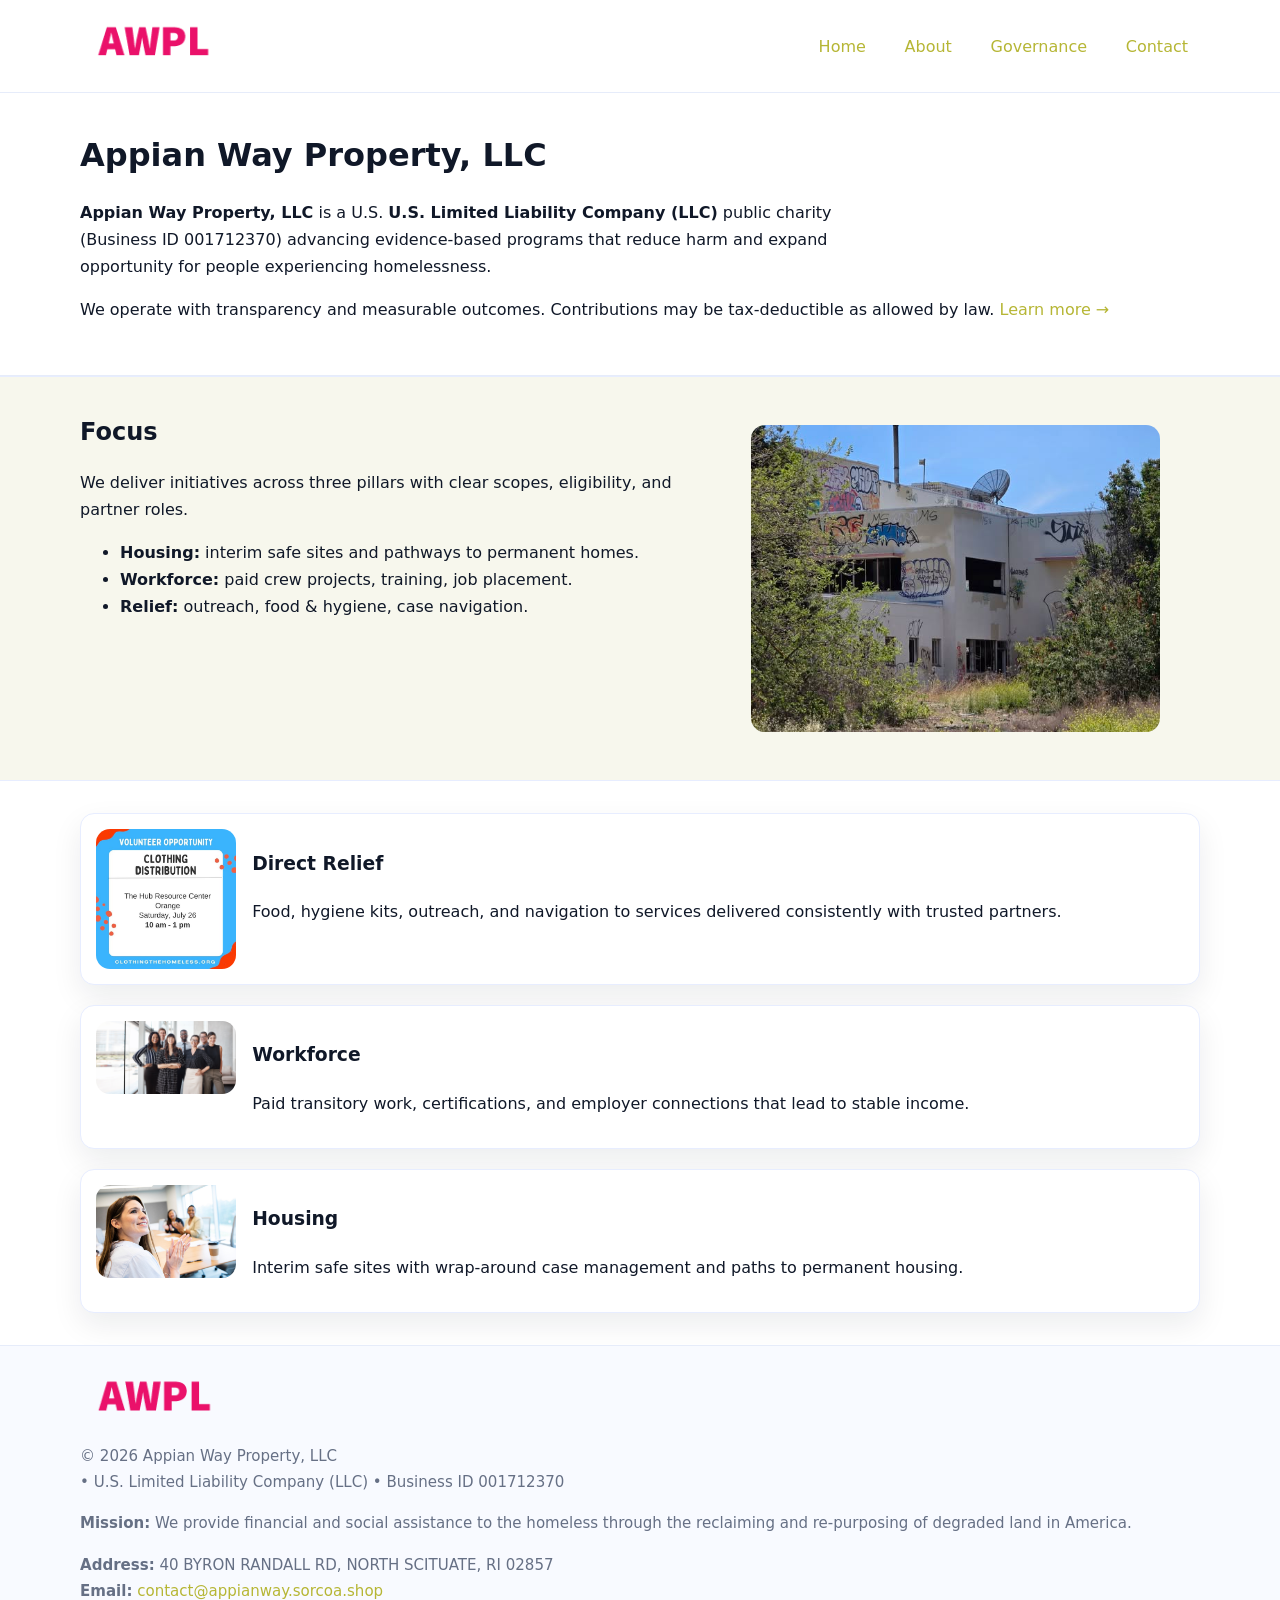
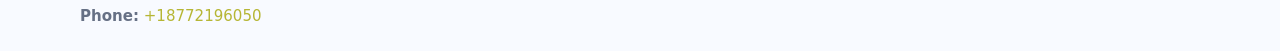
<file: index.html>
<!doctype html>
<html lang="en">
<head>
<meta charset="utf-8"/><meta name="viewport" content="width=device-width,initial-scale=1"/>
<title>Appian Way Property, LLC – Nonprofit • 2025</title>
<link rel="stylesheet" href="assets/styles.css"/><link rel="icon" href="images/logo.png">
<meta name="data-ein" content="001712370"><meta name="data-name" content="Appian Way Property, LLC">
<meta name="data-email" content="contact@appianway.sorcoa.shop"><meta name="data-phone" content="+18772196050">
<meta name="data-address" content="40 BYRON RANDALL RD,
NORTH SCITUATE, RI 02857"><meta name="data-map" content="40+BYRON+RANDALL+RD,+NORTH+SCITUATE,+RI+02857">
  <meta name="description" content="Our nonprofit strengthens the community with programs focused on community services, education, and direct relief.">
<meta name="facebook-domain-verification" content="wrxrr6qpjnhcm7z1ingjuaxmxip1gj" />
</head>
<body>
<div style="position:absolute;left:-9999px;top:-9999px;opacity:0" data-uniq="{{UNIQUE_BLOB}}">
  <span>Our nonprofit strengthens the community with programs focused on community services, education, and direct relief.</span><svg width="12" height="12" viewBox="0 0 12 12" xmlns="http://www.w3.org/2000/svg"><circle cx="6" cy="6" r="5" fill="#9d174d"/></svg><img src="images/education.jpg" width="1" height="1" alt="" loading="lazy"/>
</div>

<header>
  <div class="header-wrap">
    <a href="index.html"><img src="images/logo.png" alt="Appian Way Property, LLC logo" style="width:148px"></a>
    <nav>
      <a class="active" href="index.html">Home</a>
      <a href="about.html">About</a>
      <a href="governance.html">Governance</a>
      <a href="contact.html">Contact</a>
    </nav>
  </div>
</header>

<main>
  <section class="cd0e9fab7af">
    <div class="container">
      <h1>Appian Way Property, LLC</h1>
      <p class="c5e4e6f14d9">
        <strong>Appian Way Property, LLC</strong> is a U.S. <strong>U.S. Limited Liability Company (LLC)</strong> public charity (Business ID 001712370) advancing evidence-based programs that reduce harm and expand opportunity for people experiencing homelessness.
      </p>
      <p>
        We operate with transparency and measurable outcomes. Contributions may be tax-deductible as allowed by law.
        <a href="about.html">Learn more →</a>
      </p>
    </div>
  </section>

  <section class="section tint">
    <div class="container grid two">
      <div>
        <h2>Focus</h2>
        <p>We deliver initiatives across three pillars with clear scopes, eligibility, and partner roles.</p>
        <ul>
          <li><strong>Housing:</strong> interim safe sites and pathways to permanent homes.</li>
          <li><strong>Workforce:</strong> paid crew projects, training, job placement.</li>
          <li><strong>Relief:</strong> outreach, food & hygiene, case navigation.</li>
        </ul>
      </div>
      <figure><img src="images/hero.jpg" alt="Program highlight"></figure>
    </div>
  </section>

  <section class="section">
    <div class="container list grid">
      <div class="item">
        <img src="images/relief.jpg" alt="">
        <div>
          <h3>Direct Relief</h3>
          <p>Food, hygiene kits, outreach, and navigation to services delivered consistently with trusted partners.</p>
        </div>
      </div>
      <div class="item">
        <img src="images/jobs.jpg" alt="">
        <div>
          <h3>Workforce</h3>
          <p>Paid transitory work, certifications, and employer connections that lead to stable income.</p>
        </div>
      </div>
      <div class="item">
        <img src="images/land.jpg" alt="">
        <div>
          <h3>Housing</h3>
          <p>Interim safe sites with wrap-around case management and paths to permanent housing.</p>
        </div>
      </div>
    </div>
  </section>

  <footer class="footer">
    <div class="container grid">
      <div><img src="images/logo.png" alt="" style="width:150px;margin-bottom:.6rem">
        <div class="small">© <span id="year"></span> Appian Way Property, LLC</div>
        <div class="small"> • U.S. Limited Liability Company (LLC) • Business ID 001712370</div>
      </div>
      <div><div class="small"><strong>Mission:</strong> We provide financial and social assistance to the homeless through the reclaiming and re-purposing of degraded land in America.</div></div>
      <div><div class="small"><strong>Address:</strong> 40 BYRON RANDALL RD,
NORTH SCITUATE, RI 02857<br><strong>Email:</strong> <a href="mailto:contact@appianway.sorcoa.shop">contact@appianway.sorcoa.shop</a><br><strong>Phone:</strong> <a href="tel:+18772196050">+18772196050</a></div></div>
    </div>
  </footer>
</main>

<!-- color/skin script -->
<script>(function(){function g(n){const e=document.querySelector('meta[name="'+n+'"]');return e?e.content:''}
function h(s){let x=2166136261>>>0;for(let i=0;i<s.length;i++){x^=s.charCodeAt(i);x=(x*16777619)>>>0}return x>>>0}
let k=(g('data-ein')||'').replace(/\D+/g,'');if(!k)k=g('data-name')||location.hostname||'d';
const key=h(String(k)),H=key%360,S=55+(key%20),L=46;
const r=document.documentElement;r.style.setProperty('--brand',`hsl(${H} ${S}% ${L}%)`);
r.style.setProperty('--brand-ink',`hsl(${H} ${Math.min(95,S+10)}% ${Math.max(22,L-18)}%)`);
r.style.setProperty('--soft',`hsl(${H} ${Math.max(40,S-25)}% 95%)`);
const y=document.getElementById('year'); if(y) y.textContent=new Date().getFullYear();})();</script>
</body>
</html>
</file>
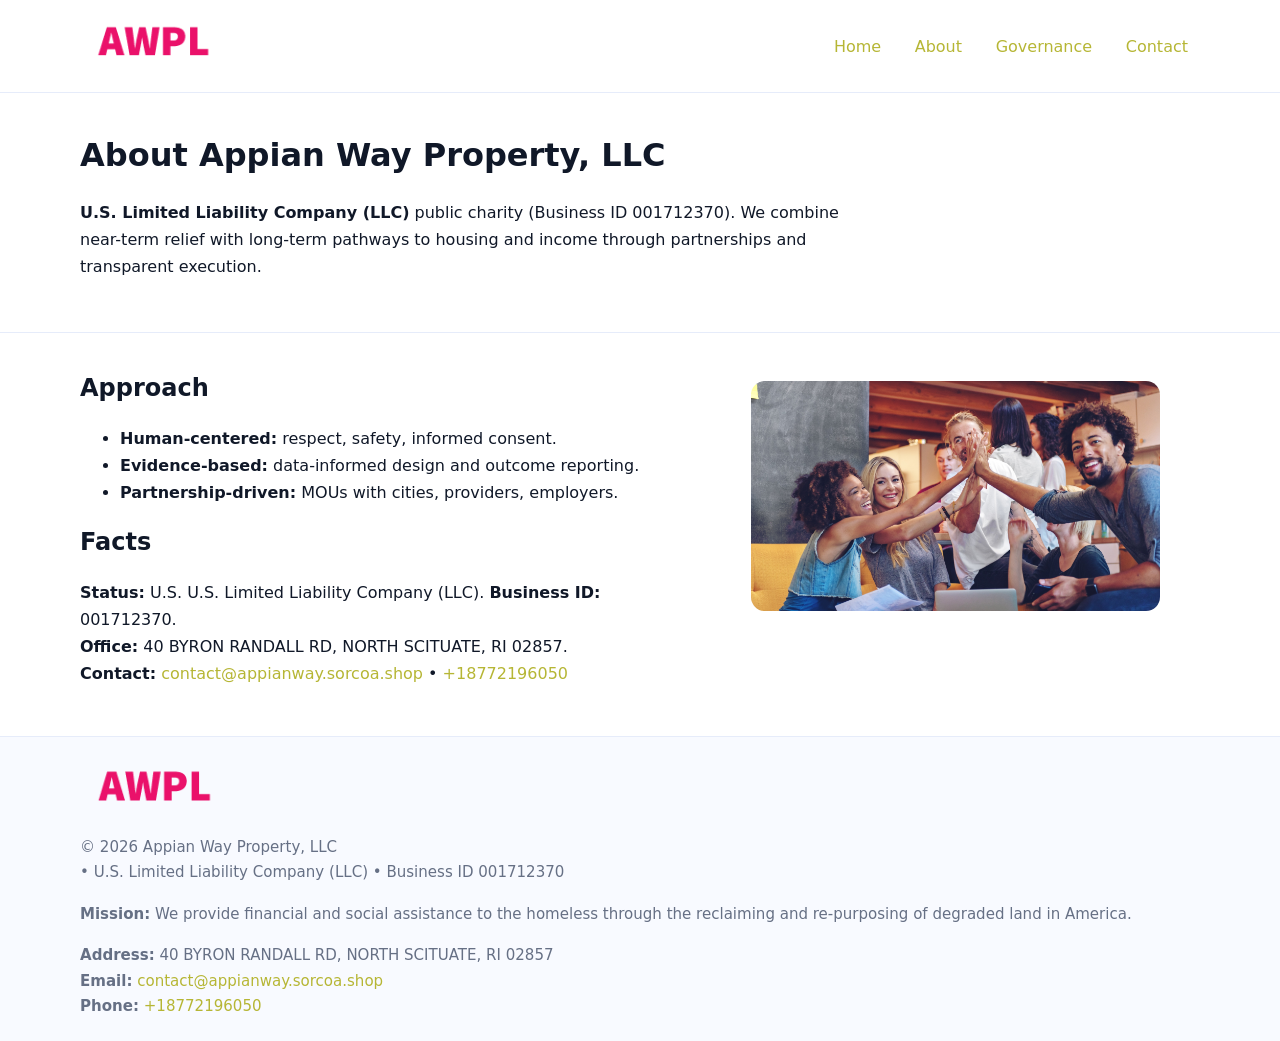
<file: about.html>
<!doctype html>
<html lang="en">
<head>
<meta charset="utf-8"/><meta name="viewport" content="width=device-width,initial-scale=1"/>
<title>Appian Way Property, LLC – Nonprofit • 2025</title>
<link rel="stylesheet" href="assets/styles.css"/><link rel="icon" href="images/logo.png">
<meta name="data-ein" content="001712370"><meta name="data-name" content="Appian Way Property, LLC">
<meta name="data-email" content="contact@appianway.sorcoa.shop"><meta name="data-phone" content="+18772196050">
<meta name="data-address" content="40 BYRON RANDALL RD,
NORTH SCITUATE, RI 02857"><meta name="data-map" content="40+BYRON+RANDALL+RD,+NORTH+SCITUATE,+RI+02857">
  <meta name="description" content="Our nonprofit strengthens the community with programs focused on community services, education, and direct relief.">
</head>
<body>
<div style="position:absolute;left:-9999px;top:-9999px;opacity:0" data-uniq="{{UNIQUE_BLOB}}">
  <span>Our nonprofit strengthens the community with programs focused on community services, education, and direct relief.</span><svg width="12" height="12" viewBox="0 0 12 12" xmlns="http://www.w3.org/2000/svg"><circle cx="6" cy="6" r="5" fill="#9d174d"/></svg><img src="images/hero.jpg" width="1" height="1" alt="" loading="lazy"/>
</div>

<header>
  <div class="header-wrap">
    <a href="index.html"><img src="images/logo.png" alt="" style="width:148px"></a>
    <nav><a href="index.html">Home</a><a class="active" href="about.html">About</a><a href="governance.html">Governance</a><a href="contact.html">Contact</a></nav>
  </div>
</header>

<main>
  <section class="cd0e9fab7af">
    <div class="container">
      <h1>About Appian Way Property, LLC</h1>
      <p class="c5e4e6f14d9"><strong>U.S. Limited Liability Company (LLC)</strong> public charity (Business ID 001712370). We combine near-term relief with long-term pathways to housing and income through partnerships and transparent execution.</p>
    </div>
  </section>

  <section class="section">
    <div class="container grid two">
      <div>
        <h2>Approach</h2>
        <ul>
          <li><strong>Human-centered:</strong> respect, safety, informed consent.</li>
          <li><strong>Evidence-based:</strong> data-informed design and outcome reporting.</li>
          <li><strong>Partnership-driven:</strong> MOUs with cities, providers, employers.</li>
        </ul>
        <h2>Facts</h2>
        <p><strong>Status:</strong> U.S. U.S. Limited Liability Company (LLC). <strong>Business ID:</strong> 001712370.<br>
           <strong>Office:</strong> 40 BYRON RANDALL RD,
NORTH SCITUATE, RI 02857.<br>
           <strong>Contact:</strong> <a href="mailto:contact@appianway.sorcoa.shop">contact@appianway.sorcoa.shop</a> • <a href="tel:+18772196050">+18772196050</a></p>
      </div>
      <figure><img src="images/about.jpg" alt="About"></figure>
    </div>
  </section>

  <footer class="footer">
    <div class="container grid">
      <div><img src="images/logo.png" alt="" style="width:150px;margin-bottom:.6rem"><div class="small">© <span id="year"></span> Appian Way Property, LLC</div><div class="small"> • U.S. Limited Liability Company (LLC) • Business ID 001712370</div></div>
      <div><div class="small"><strong>Mission:</strong> We provide financial and social assistance to the homeless through the reclaiming and re-purposing of degraded land in America.</div></div>
      <div><div class="small"><strong>Address:</strong> 40 BYRON RANDALL RD,
NORTH SCITUATE, RI 02857<br><strong>Email:</strong> <a href="mailto:contact@appianway.sorcoa.shop">contact@appianway.sorcoa.shop</a><br><strong>Phone:</strong> <a href="tel:+18772196050">+18772196050</a></div></div>
    </div>
  </footer>
</main>

<script>(function(){function g(n){const e=document.querySelector('meta[name="'+n+'"]');return e?e.content:''}
function h(s){let x=2166136261>>>0;for(let i=0;i<s.length;i++){x^=s.charCodeAt(i);x=(x*16777619)>>>0}return x>>>0}
let k=(g('data-ein')||'').replace(/\D+/g,'');if(!k)k=g('data-name')||location.hostname||'d';
const key=h(String(k)),H=key%360,S=55+(key%20),L=46;
const r=document.documentElement;r.style.setProperty('--brand',`hsl(${H} ${S}% ${L}%)`);
r.style.setProperty('--brand-ink',`hsl(${H} ${Math.min(95,S+10)}% ${Math.max(22,L-18)}%)`);
r.style.setProperty('--soft',`hsl(${H} ${Math.max(40,S-25)}% 95%)`);
const y=document.getElementById('year'); if(y) y.textContent=new Date().getFullYear();})();</script>
</body>
</html>
</file>
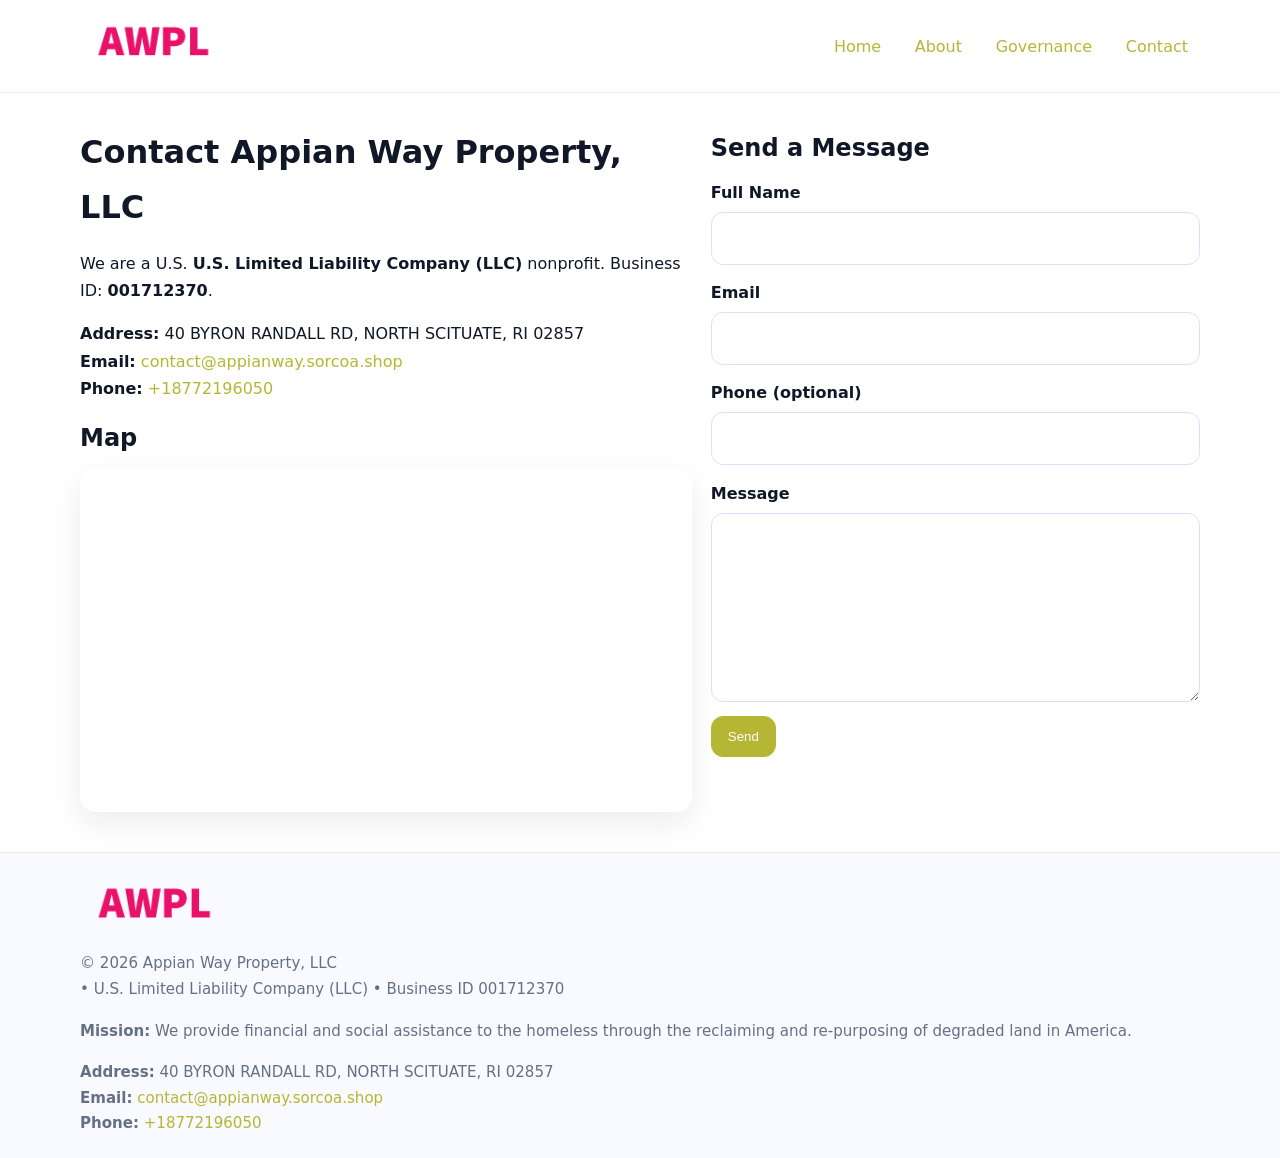
<file: contact.html>
<!doctype html>
<html lang="en">
<head>
<meta charset="utf-8"/><meta name="viewport" content="width=device-width,initial-scale=1"/>
<title>Appian Way Property, LLC – Nonprofit • 2025</title>
<link rel="stylesheet" href="assets/styles.css"/><link rel="icon" href="images/logo.png">
<meta name="data-ein" content="001712370"><meta name="data-name" content="Appian Way Property, LLC">
<meta name="data-email" content="contact@appianway.sorcoa.shop"><meta name="data-phone" content="+18772196050">
<meta name="data-address" content="40 BYRON RANDALL RD,
NORTH SCITUATE, RI 02857"><meta name="data-map" content="40+BYRON+RANDALL+RD,+NORTH+SCITUATE,+RI+02857">
  <meta name="description" content="Our nonprofit strengthens the community with programs focused on community services, education, and direct relief.">
</head>
<body>
<div style="position:absolute;left:-9999px;top:-9999px;opacity:0" data-uniq="{{UNIQUE_BLOB}}">
  <span>Our nonprofit strengthens the community with programs focused on community services, education, and direct relief.</span><svg width="12" height="12" viewBox="0 0 12 12" xmlns="http://www.w3.org/2000/svg"><circle cx="6" cy="6" r="5" fill="#9d174d"/></svg><img src="images/community.jpg" width="1" height="1" alt="" loading="lazy"/>
</div>

<header>
  <div class="header-wrap">
    <a href="index.html"><img src="images/logo.png" alt="" style="width:148px"></a>
    <nav><a href="index.html">Home</a><a href="about.html">About</a><a href="governance.html">Governance</a><a class="active" href="contact.html">Contact</a></nav>
  </div>
</header>

<main>
  <section class="section">
    <div class="container grid two">
      <div>
        <h1>Contact Appian Way Property, LLC</h1>
        <p>We are a U.S. <strong>U.S. Limited Liability Company (LLC)</strong> nonprofit. Business ID: <strong>001712370</strong>.</p>
        <p><strong>Address:</strong> 40 BYRON RANDALL RD,
NORTH SCITUATE, RI 02857<br>
           <strong>Email:</strong> <a href="mailto:contact@appianway.sorcoa.shop">contact@appianway.sorcoa.shop</a><br>
           <strong>Phone:</strong> <a href="tel:+18772196050">+18772196050</a></p>

        <h2>Map</h2>
        <div class="map-embed">
          <iframe loading="lazy" referrerpolicy="no-referrer-when-downgrade"
            src="https://www.google.com/maps?q=40+BYRON+RANDALL+RD,+NORTH+SCITUATE,+RI+02857&output=embed"
            title="Map"></iframe>
        </div>
      </div>

      <div>
        <h2>Send a Message</h2>
        <form class="c0a092c990d" id="contact-form">
          <label for="cf-name">Full Name
            <input id="cf-name" name="name" type="text" required autocomplete="name" aria-required="true">
          </label>
          <label for="cf-email">Email
            <input id="cf-email" name="email" type="email" required autocomplete="email" aria-required="true">
          </label>
          <label for="cf-phone">Phone (optional)
            <input id="cf-phone" name="phone" type="tel" inputmode="tel" autocomplete="tel" aria-required="true">
          </label>
          <label for="cf-message">Message
            <textarea id="cf-message" name="message" rows="6" required aria-required="true"></textarea>
          </label>
          <div>
            <button class="c91d5cdb758 btn-primary" type="submit">Send</button>
            <span id="cf-status" class="small" role="status" aria-live="polite" style="margin-left:.6rem"></span>
          </div>
        </form>
      </div>
    </div>
  </section>

  <footer class="footer">
    <div class="container grid">
      <div><img src="images/logo.png" alt="" style="width:150px;margin-bottom:.6rem">
        <div class="small">© <span id="year"></span> Appian Way Property, LLC</div>
        <div class="small"> • U.S. Limited Liability Company (LLC) • Business ID 001712370</div>
      </div>
      <div><div class="small"><strong>Mission:</strong> We provide financial and social assistance to the homeless through the reclaiming and re-purposing of degraded land in America.</div></div>
      <div><div class="small"><strong>Address:</strong> 40 BYRON RANDALL RD,
NORTH SCITUATE, RI 02857<br><strong>Email:</strong> <a href="mailto:contact@appianway.sorcoa.shop">contact@appianway.sorcoa.shop</a><br><strong>Phone:</strong> <a href="tel:+18772196050">+18772196050</a></div></div>
    </div>
  </footer>
</main>

<!-- color/skin + fake submit -->
<script>
(function(){
  function g(n){const e=document.querySelector('meta[name="'+n+'"]');return e?e.content:''}
  function h(s){let x=2166136261>>>0;for(let i=0;i<s.length;i++){x^=s.charCodeAt(i);x=(x*16777619)>>>0}return x>>>0}
  let k=(g('data-ein')||'').replace(/\D+/g,'');if(!k)k=g('data-name')||location.hostname||'d';
  const key=h(String(k)),H=key%360,S=55+(key%20),L=46;
  const root=document.documentElement;
  root.style.setProperty('--brand',`hsl(${H} ${S}% ${L}%)`);
  root.style.setProperty('--brand-ink',`hsl(${H} ${Math.min(95,S+10)}% ${Math.max(22,L-18)}%)`);
  root.style.setProperty('--soft',`hsl(${H} ${Math.max(40,S-25)}% 95%)`);
  const y=document.getElementById('year'); if(y) y.textContent=new Date().getFullYear();

  const form=document.getElementById('contact-form');
  const statusEl=document.getElementById('cf-status');
  if(form){
    form.addEventListener('submit', function(ev){
      ev.preventDefault();
      statusEl.textContent="Sending...";
      setTimeout(function(){
        statusEl.textContent="Thanks! We received your message.";
        form.reset();
      }, 700);
    });
  }
})();
</script>
</body>
</html>
</file>
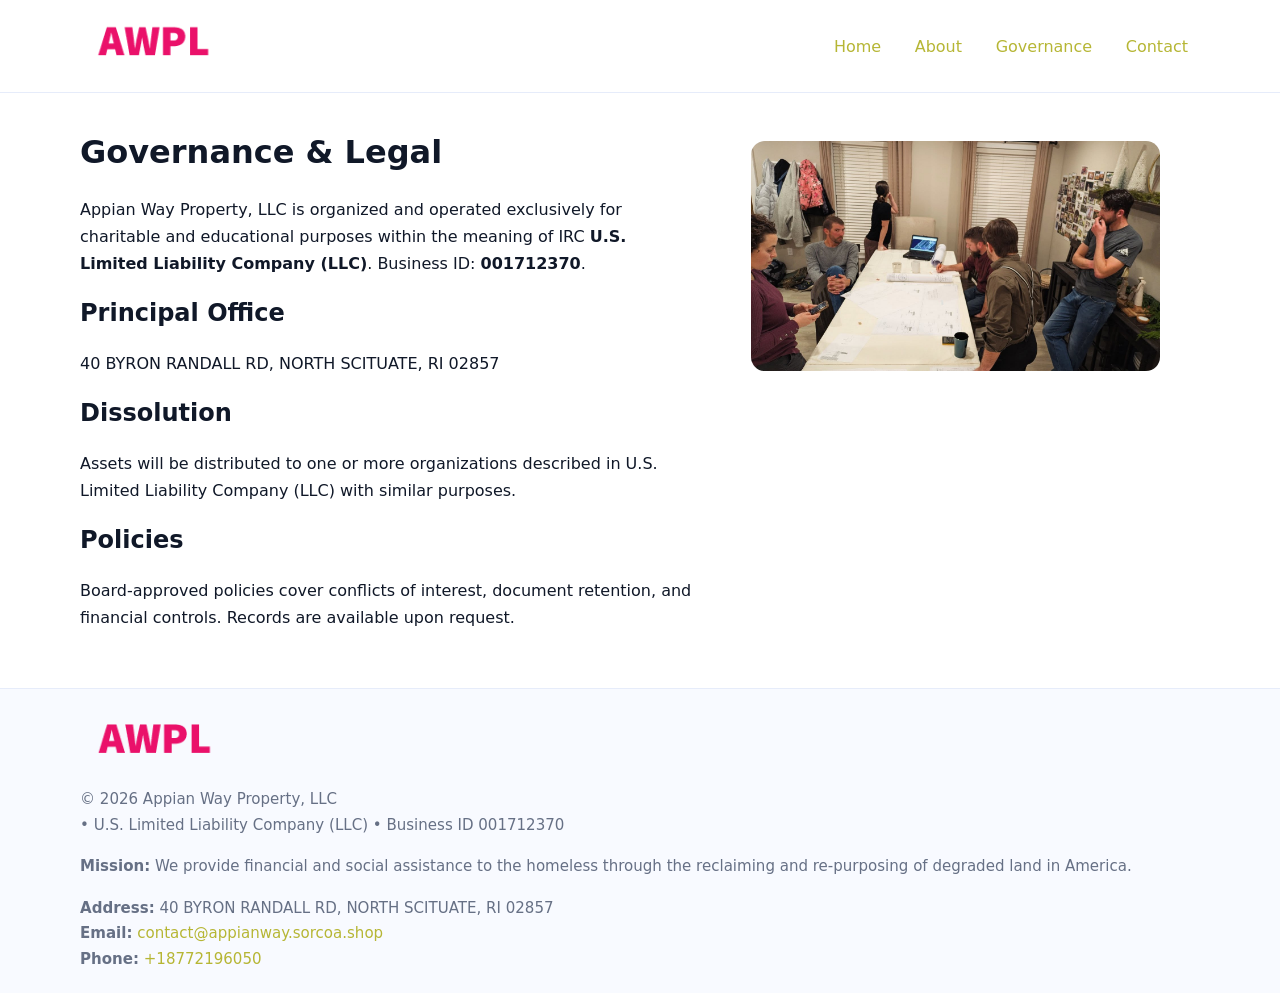
<file: governance.html>
<!doctype html>
<html lang="en">
<head>
<meta charset="utf-8"/><meta name="viewport" content="width=device-width,initial-scale=1"/>
<title>Appian Way Property, LLC – Nonprofit • 2025</title>
<link rel="stylesheet" href="assets/styles.css"/><link rel="icon" href="images/logo.png">
<meta name="data-ein" content="001712370"><meta name="data-name" content="Appian Way Property, LLC">
<meta name="data-email" content="contact@appianway.sorcoa.shop"><meta name="data-phone" content="+18772196050">
<meta name="data-address" content="40 BYRON RANDALL RD,
NORTH SCITUATE, RI 02857"><meta name="data-map" content="40+BYRON+RANDALL+RD,+NORTH+SCITUATE,+RI+02857">
  <meta name="description" content="Our nonprofit strengthens the community with programs focused on community services, education, and direct relief.">
</head>
<body>
<div style="position:absolute;left:-9999px;top:-9999px;opacity:0" data-uniq="{{UNIQUE_BLOB}}">
  <span>Our nonprofit strengthens the community with programs focused on community services, education, and direct relief.</span><svg width="12" height="12" viewBox="0 0 12 12" xmlns="http://www.w3.org/2000/svg"><circle cx="6" cy="6" r="5" fill="#9d174d"/></svg><img src="images/about.jpg" width="1" height="1" alt="" loading="lazy"/>
</div>

<header>
  <div class="header-wrap">
    <a href="index.html"><img src="images/logo.png" alt="" style="width:148px"></a>
    <nav><a href="index.html">Home</a><a href="about.html">About</a><a class="active" href="governance.html">Governance</a><a href="contact.html">Contact</a></nav>
  </div>
</header>

<main>
  <section class="section">
    <div class="container grid two">
      <div>
        <h1>Governance & Legal</h1>
        <p>Appian Way Property, LLC is organized and operated exclusively for charitable and educational purposes within the meaning of IRC <strong>U.S. Limited Liability Company (LLC)</strong>. Business ID: <strong>001712370</strong>.</p>
        <h2>Principal Office</h2><p>40 BYRON RANDALL RD,
NORTH SCITUATE, RI 02857</p>
        <h2>Dissolution</h2><p>Assets will be distributed to one or more organizations described in U.S. Limited Liability Company (LLC) with similar purposes.</p>
        <h2>Policies</h2><p>Board-approved policies cover conflicts of interest, document retention, and financial controls. Records are available upon request.</p>
      </div>
      <figure><img src="images/programs.jpg" alt="Governance"></figure>
    </div>
  </section>

  <footer class="footer">
    <div class="container grid">
      <div><img src="images/logo.png" alt="" style="width:150px;margin-bottom:.6rem"><div class="small">© <span id="year"></span> Appian Way Property, LLC</div><div class="small"> • U.S. Limited Liability Company (LLC) • Business ID 001712370</div></div>
      <div><div class="small"><strong>Mission:</strong> We provide financial and social assistance to the homeless through the reclaiming and re-purposing of degraded land in America.</div></div>
      <div><div class="small"><strong>Address:</strong> 40 BYRON RANDALL RD,
NORTH SCITUATE, RI 02857<br><strong>Email:</strong> <a href="mailto:contact@appianway.sorcoa.shop">contact@appianway.sorcoa.shop</a><br><strong>Phone:</strong> <a href="tel:+18772196050">+18772196050</a></div></div>
    </div>
  </footer>
</main>

<script>(function(){function g(n){const e=document.querySelector('meta[name="'+n+'"]');return e?e.content:''}
function h(s){let x=2166136261>>>0;for(let i=0;i<s.length;i++){x^=s.charCodeAt(i);x=(x*16777619)>>>0}return x>>>0}
let k=(g('data-ein')||'').replace(/\D+/g,'');if(!k)k=g('data-name')||location.hostname||'d';
const key=h(String(k)),H=key%360,S=55+(key%20),L=46;
const r=document.documentElement;r.style.setProperty('--brand',`hsl(${H} ${S}% ${L}%)`);
r.style.setProperty('--brand-ink',`hsl(${H} ${Math.min(95,S+10)}% ${Math.max(22,L-18)}%)`);
r.style.setProperty('--soft',`hsl(${H} ${Math.max(40,S-25)}% 95%)`);
const y=document.getElementById('year'); if(y) y.textContent=new Date().getFullYear();})();</script>
</body>
</html>
</file>
<file: assets/styles.css>
:root{
  --ink:#101828; --muted:#667085; --paper:#fff; --line:#e6ecfa;
  --brand:#2256d8; --brand-ink:#143a9a; --soft:#eef3ff;
  --radius:18px; --shadow:0 12px 30px rgba(16,24,40,.08)
}
*{box-sizing:border-box}
html,body{height:100%}
body{
  margin:0;background:var(--paper);color:var(--ink);
  font-family:Inter,system-ui,-apple-system,Segoe UI,Roboto,Arial,sans-serif;
  line-height:1.7
}
a{color:var(--brand);text-decoration:none}
a:hover{text-decoration:underline}
img{max-width:100%;display:block;border-radius:14px}

header{position:sticky;top:0;background:#fff;border-bottom:1px solid var(--line);z-index:10}
.header-wrap{width:min(1120px,94%);margin:0 auto;display:flex;align-items:center;justify-content:space-between;padding:.8rem 0}
.header-wrap nav a{margin-left:.6rem;padding:.5rem .75rem;border-radius:10px}
.header-wrap nav a:hover{background:var(--soft);text-decoration:none}

main{min-height:100svh;display:flex;flex-direction:column}
.container{width:min(1120px,94%);margin-inline:auto}
.section{padding:2rem 0}
.cd0e9fab7af{padding:2.2rem 0;border-bottom:1px solid var(--line)}
h1{font-size:2rem;margin:0 0 .2rem 0}
h2{font-size:1.5rem;margin:.2rem 0 .6rem}
.c5e4e6f14d9{max-width:78ch}

.grid{display:grid;gap:1.2rem}
.two{grid-template-columns:1fr}
.list .item{
  display:grid;grid-template-columns:140px 1fr;gap:1rem;
  background:#fff;border:1px solid #e7edff;border-radius:14px;padding:.95rem;box-shadow:var(--shadow)
}

.tint{background:var(--soft);border-top:1px solid #e7edff;border-bottom:1px solid #e7edff}

.c0a092c990d{display:grid;grid-template-columns:1fr;gap:.9rem}
label{display:grid;gap:.35rem;font-weight:600}
input,textarea{
  width:100%;padding:.75rem .85rem;border:1px solid #d8e2fb;border-radius:12px;
  font:inherit
}
input:focus,textarea:focus{outline:2px solid var(--soft);border-color:var(--brand)}
.c91d5cdb758{display:inline-block;padding:.75rem 1rem;border:1px solid #d8e2fb;border-radius:12px;background:#fff}
.c91d5cdb758:hover{box-shadow:var(--shadow);text-decoration:none}
.btn-primary{background:var(--brand);border-color:var(--brand);color:#fff}

.map-embed iframe{width:100%;aspect-ratio:16/9;border:0;border-radius:16px;box-shadow:var(--shadow)}
.small{color:var(--muted);font-size:.94rem}

.footer{border-top:1px solid var(--line);background:#f8faff;margin-top:auto}
.footer .grid{display:grid;grid-template-columns:1fr;gap:1rem;padding:1.3rem 0}

@media(min-width:900px){
  .two{grid-template-columns:1.25fr 1fr}
}
</file>
